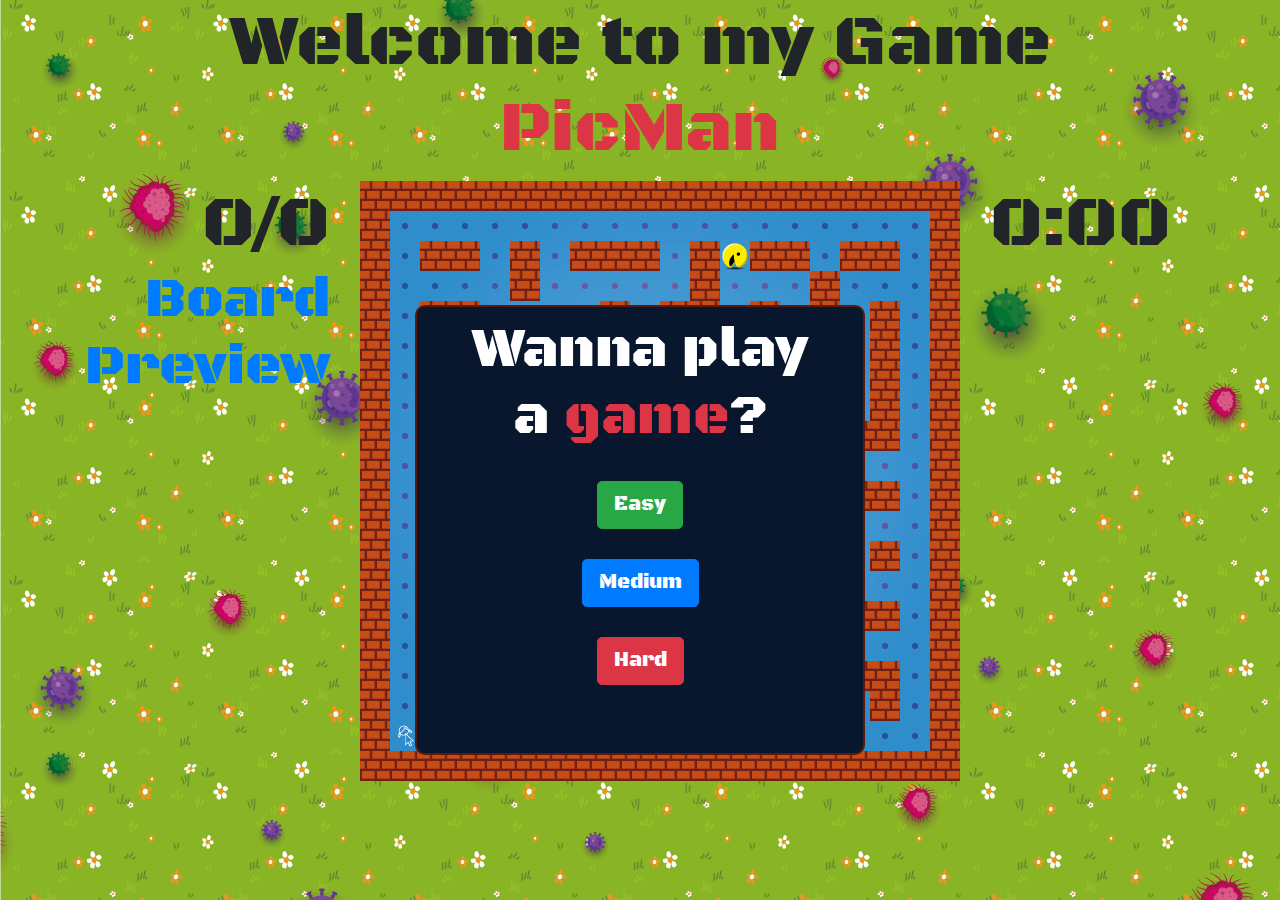
<file: index.html>
<!DOCTYPE html>
<html lang="en">
<head>
    <meta charset="UTF-8">
    <meta name="viewport" content="width=device-width, initial-scale=1.0">
    <title>PicMan</title>
    <link rel="stylesheet" href="https://stackpath.bootstrapcdn.com/bootstrap/4.4.1/css/bootstrap.min.css" integrity="sha384-Vkoo8x4CGsO3+Hhxv8T/Q5PaXtkKtu6ug5TOeNV6gBiFeWPGFN9MuhOf23Q9Ifjh" crossorigin="anonymous">
    <link href="/css/style.css" rel="stylesheet" type="text/css">
    <link href="https://fonts.googleapis.com/css2?family=Black+Ops+One&display=swap" rel="stylesheet">
</head>
<body>
    <div class="container">
        <div class="row">
            <h1 class="display-3 text-center w-100">Welcome to my Game<br><strong class="text-danger">PicMan</strong></h1>
        </div>
        <div class="row">
            <div class="col-xl text-right">
                <span id="score" class="h1 display-3">0/0</span>
                <a href="./boardPreview.html" class="display-4">Board Preview</a>
            </div>
            <div class="col-xl justify-content-md-center">
                <span id="game">
                    <canvas id="canvas"></canvas>
                </span> 
            </div>
            <div class="col-xl text-left">
                <div id="time" class="h1 display-3">
                    0:00
                </div>
            </div>
        </div>
        <div id="start" class="col-12 justify-content-md-center">
            <p class="text-center w-100 display-4 vert-margin-1">Wanna play<br>a <strong class="text-danger">game</strong>?</p>
            <div class="row justify-content-md-center vert-margin-3">
                <button onclick="setValues(10, 45000)" class="btn btn-success btn-lg">Easy</button>    
            </div>
            <div class="row justify-content-md-center vert-margin-3">
                <button onclick="setValues(12, 30000)" class="btn btn-primary btn-lg">Medium</button>  
            </div>
            <div class="row justify-content-md-center vert-margin-3">
                <button onclick="setValues(14, 15000)" class="btn btn-danger btn-lg">Hard</button>                
            </div>
        </div>
        <div id="end" class="col-12 justify-content-md-center">
            <p id="message" class="text-center w-100 display-4 vert-margin-3"></p>
            <button onclick="location.reload()" class="btn btn-lg vert-margin-3" id="btn-playAgain">Hraj znova!</button>
        </div>
    </div>
    
    <script src="/js/settings.js"></script>
    <script src="/js/randomLabyrintGen.js"></script>
    <script src="/js/game.js"></script>
    
    <!-- bootstrap -->
    <script src="https://code.jquery.com/jquery-3.2.1.slim.min.js" integrity="sha384-KJ3o2DKtIkvYIK3UENzmM7KCkRr/rE9/Qpg6aAZGJwFDMVNA/GpGFF93hXpG5KkN" crossorigin="anonymous"></script>
    <script src="https://cdnjs.cloudflare.com/ajax/libs/popper.js/1.12.9/umd/popper.min.js" integrity="sha384-ApNbgh9B+Y1QKtv3Rn7W3mgPxhU9K/ScQsAP7hUibX39j7fakFPskvXusvfa0b4Q" crossorigin="anonymous"></script>
    <script src="https://maxcdn.bootstrapcdn.com/bootstrap/4.0.0/js/bootstrap.min.js" integrity="sha384-JZR6Spejh4U02d8jOt6vLEHfe/JQGiRRSQQxSfFWpi1MquVdAyjUar5+76PVCmYl" crossorigin="anonymous"></script>
</body>
</html>
</file>
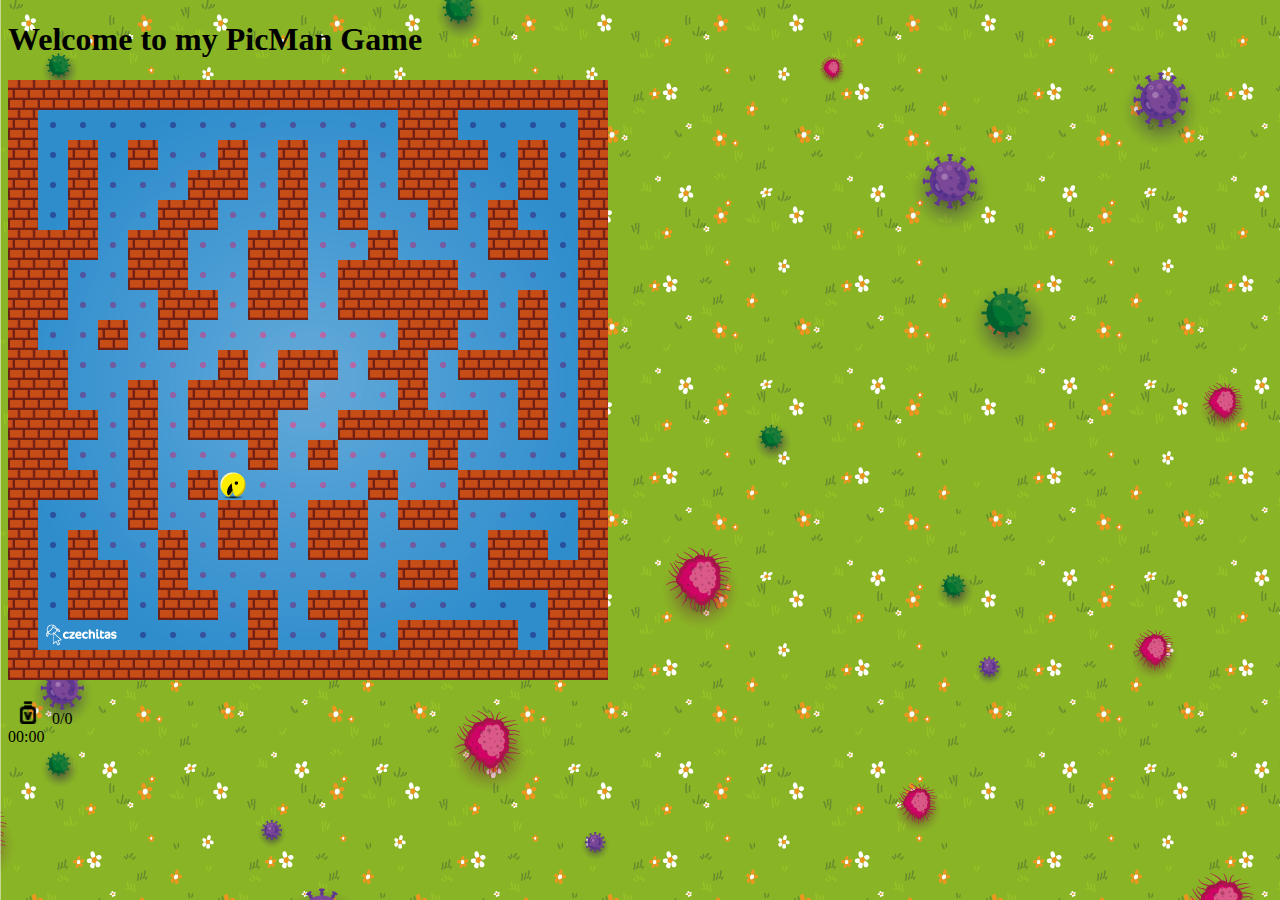
<file: html/index.html>
<!DOCTYPE html>
<html lang="en">
<head>
    <meta charset="UTF-8">
    <meta name="viewport" content="width=device-width, initial-scale=1.0">
    <title>PicMan</title>
    <link href="../css/style.css" rel="stylesheet" type="text/css">
    <link href="https://fonts.googleapis.com/css2?family=Orbitron:wght@900&display=swap" rel="stylesheet">
</head>
<body>
    <div class="header">
        <h1>Welcome to my PicMan Game</h1>
    </div>
    <div class="row">
        <div class="columnl">
            <span id="game">
                <canvas id="canvas"></canvas>
            </span>  
            <span id="end">
                <p id="message"></p>
                <button onclick="location.reload()">Hraj znova!</button>
            </span>
        </div>
        <div class="columnr gameData">
            <div>
                <img src="../src//score.png" alt="score">
                <span id="score">0/0</span>
            </div>
            <div id="time">
                00:00
            </div>
        </div>
    </div>
    <script src="../js/script.js"></script>
    <!-- <script src="../js/mazeGenerator.js"></script> -->
</body>
</html>
</file>
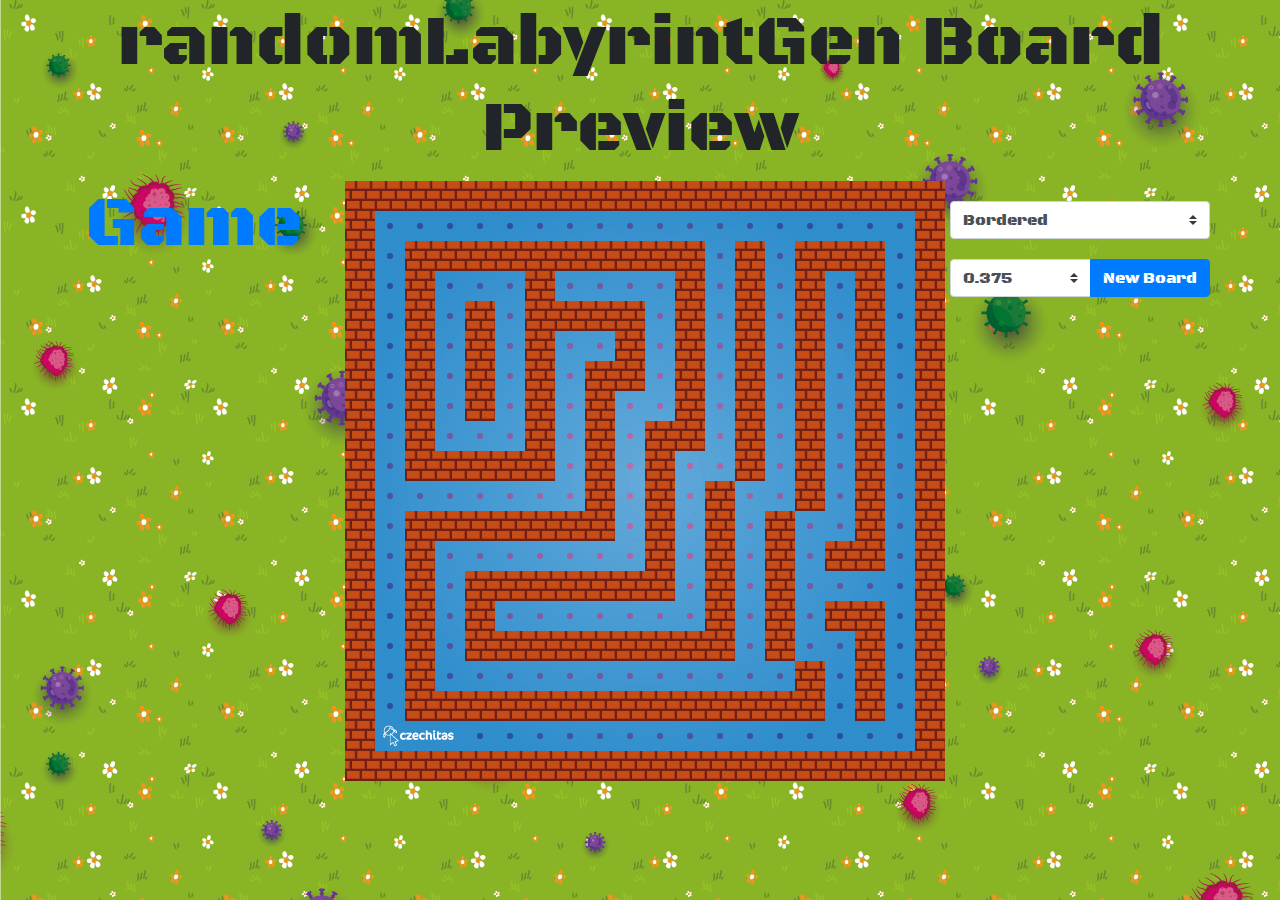
<file: boardPreview.html>
<!DOCTYPE html>
<html lang="en">
<head>
    <meta charset="UTF-8">
    <meta name="viewport" content="width=device-width, initial-scale=1.0">
    <title>PicMan</title>
    <link rel="stylesheet" href="https://stackpath.bootstrapcdn.com/bootstrap/4.4.1/css/bootstrap.min.css" integrity="sha384-Vkoo8x4CGsO3+Hhxv8T/Q5PaXtkKtu6ug5TOeNV6gBiFeWPGFN9MuhOf23Q9Ifjh" crossorigin="anonymous">
    <link href="/css/style.css" rel="stylesheet" type="text/css">
    <link href="https://fonts.googleapis.com/css2?family=Black+Ops+One&display=swap" rel="stylesheet">
</head>
<body>
    <div class="container">
        <div class="row">
            <h1 class="display-3 text-center w-100">randomLabyrintGen Board Preview</h1>
        </div>
        <div class="row justify-content-md-center">
            <div class="col text-left">
                <a href="./index.html" class="display-3">Game</a>
            </div>
            <div class="col fixed-size">
                <span id="game">
                    <canvas id="canvas"></canvas>
                </span> 
            </div>
            <div class="col margin-left">
                <div class="row vert-margin-2">
                    <select class="custom-select" id="input-type">
                        <option value="bordered">Bordered</option>
                        <option value="plus">Plus</option>
                    </select>
                </div>
                <div class="row vert-margin-2">
                    <div class="input-group">
                        <select class="custom-select" id="input-threshold" onchange="newBoard()">
                          <option value="0.125">0.125</option>
                          <option value="0.25">0.25</option>
                          <option value="0.375" selected>0.375</option>
                          <option value="0.5">0.5</option>
                          <option value="0.75">0.75</option>
                          <option value="0.875">0.875</option>
                        </select>
                        <div class="input-group-append">
                          <button class="btn btn-primary" type="button" onclick="newBoard()">New Board</button>
                        </div>
                      </div>
                </div>
            </div>
        </div>
    </div>
    
    <script src="/js/settings.js"></script>
    <script src="/js/randomLabyrintGen.js"></script>
    <!-- bootstrap -->
    <script src="https://code.jquery.com/jquery-3.2.1.slim.min.js" integrity="sha384-KJ3o2DKtIkvYIK3UENzmM7KCkRr/rE9/Qpg6aAZGJwFDMVNA/GpGFF93hXpG5KkN" crossorigin="anonymous"></script>
    <script src="https://cdnjs.cloudflare.com/ajax/libs/popper.js/1.12.9/umd/popper.min.js" integrity="sha384-ApNbgh9B+Y1QKtv3Rn7W3mgPxhU9K/ScQsAP7hUibX39j7fakFPskvXusvfa0b4Q" crossorigin="anonymous"></script>
    <script src="https://maxcdn.bootstrapcdn.com/bootstrap/4.0.0/js/bootstrap.min.js" integrity="sha384-JZR6Spejh4U02d8jOt6vLEHfe/JQGiRRSQQxSfFWpi1MquVdAyjUar5+76PVCmYl" crossorigin="anonymous"></script>
</body>
</html>
</file>
<file: css/style.css>
body {
    background-image: url(../src/outside.png) !important;
    font-family: 'Black Ops One', cursive !important;
}

img {
    width: 40px;
}

.box-sizing {
    box-sizing: inherit !important;
}

.fixed-size{
    width: 600px !important;
    height: 600px !important;
}

.margin-left {
    margin-left: 20px !important;
}

.vert-margin-1 {
    margin-top: 10px !important;
    margin-bottom: 10px !important;
}

.vert-margin-2 {
    margin-top: 20px !important;
    margin-bottom: 20px !important;
}

.vert-margin-3 {
    margin-top: 30px !important;
    margin-bottom: 30px !important;
}

.min-width {
    min-width: 600px !important;
}

#canvas {
    background-image: url(../src/inside.png);
}

#end {
    margin-top: 80px;
    width: 450px;
    height: 450px;
    border-radius: 10px;
    color: white;
    background-color: #08162e;
    border: 2px solid #5f190c;
    font-size: 20px;
    position: absolute;
    top: 50%;
    left: 50%;
    transform: translate(-50%, -50%);
    text-align: center;
    display: none;
}

#start {
    margin-top: 80px;
    width: 450px;
    height: 450px;
    border-radius: 10px;
    color: white;
    background-color: #08162e;
    border: 2px solid #5f190c;
    font-size: 20px;
    position: absolute;
    top: 50%;
    left: 50%;
    transform: translate(-50%, -50%);
    text-align: center;
    display: block;
}
</file>
